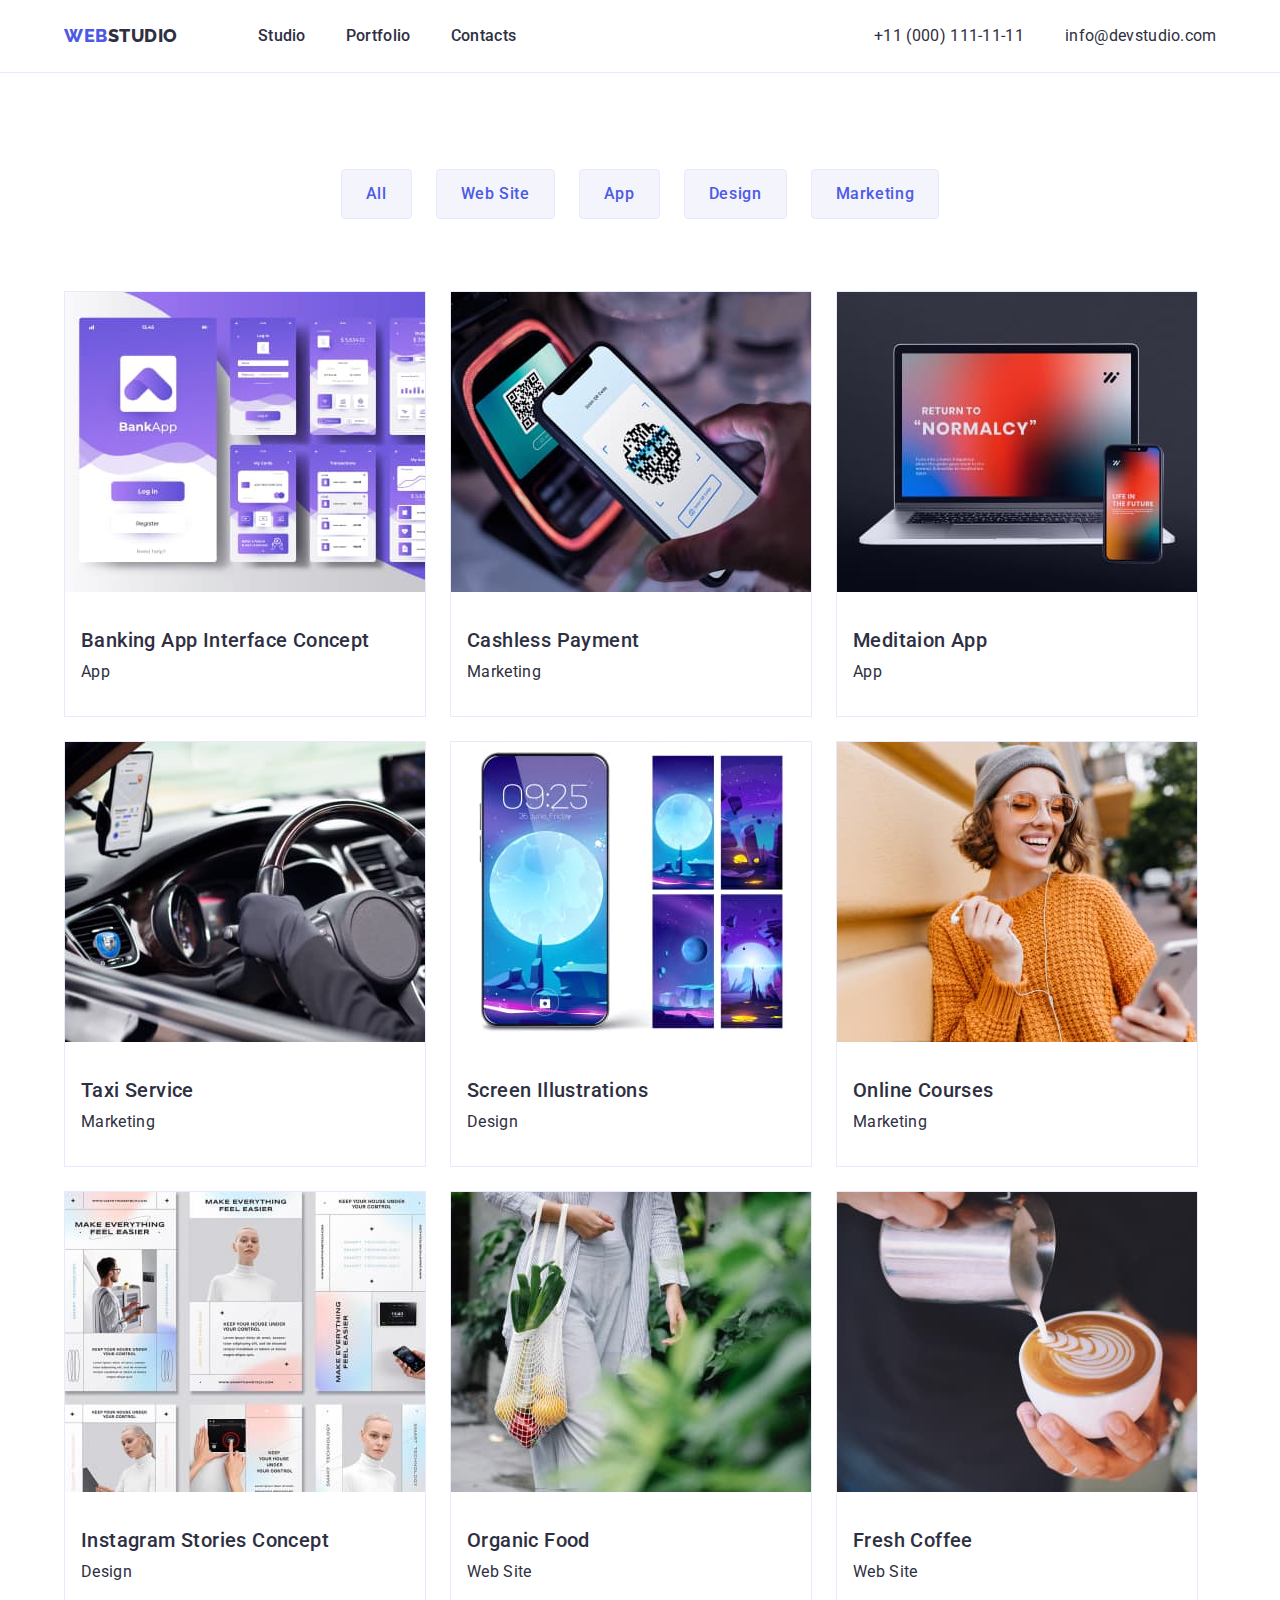
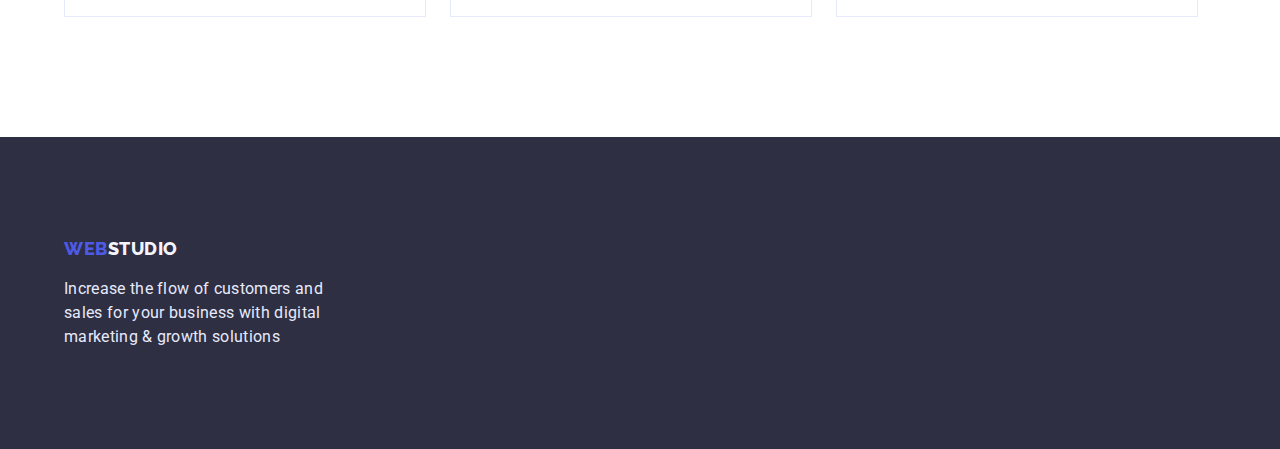
<file: portfolio.html>
<!DOCTYPE html>
<html lang="en">
  <head>
    <link rel="preconnect" href="https://fonts.googleapis.com" />
    <link rel="preconnect" href="https://fonts.gstatic.com" crossorigin />
    <link
      href="https://fonts.googleapis.com/css2?family=Raleway:wght@800&family=Roboto:wght@400;500;700;900&display=swap"
      rel="stylesheet"
    />
    <link rel="stylesheet" href="./css/styles.css" />
    <meta charset="UTF-8" />
    <meta http-equiv="X-UA-Compatible" content="IE=edge" />
    <meta name="viewport" content="width=device-width, initial-scale=1.0" />
    <title>Portrfolio</title>
  </head>
  <body class="portfolio-body">
    <!-- хэдер -->

    <header class="header">
      <div class="container flex">
        <a href="./index.html" class="logo link">
          web <span class="logo-studio">studio</span></a
        >
        <nav>
          <ul class="header-nav list">
            <li class="pb"><a class="header-nav link" href="./index.html">Studio</a></li>
            <li class="pb">
              <a class="header-nav link" href="./portfolio.html">Portfolio</a>
            </li>
            <li class="pb"><a class="header-nav link" href="#">Contacts</a></li>
          </ul>
        </nav>
        <ul class="contact">
          <a class="header-contacts link" href="tel:+110001111111"
            >+11 (000) 111-11-11</a
          >
          <a class="header-contacts link" href="mailto:info@devstudio.com"
            >info@devstudio.com</a
          >
        </ul>
      </div>
    </header>
    <main>
      <!-- главная страница -->
      <!-- список кнопок -->
      <section class="portfolio">
        <div class="container">
        <h2 class="visually-hidden">Filters</h2>
        <ul class="button list">
          <li class="filter">
            <button class="port" type="button">All</button>
          </li>
          <li class="filter">
            <button class="port" type="button">Web Site</button>
          </li>
          <li class="filter">
            <button class="port" type="button">App</button>
          </li>
          <li class="filter">
            <button class="port" type="button">Design</button>
          </li>
          <li class="filter">
            <button class="port" type="button">Marketing</button>
          </li>
        </ul>
        <!-- сетка фоток -->


        <h2 class="visually-hidden">Projekts</h2>
        <ul class="picture list">
          <li class="picture-item">
            <img
              class="picture-img"
              src="./imeges/img8.jpg"
              alt="banking"
              width="360"
              height="300"
            />
            <div class="foto-text">
            <h3 class="picture-title">Banking App Interface Concept</h3>
            <p class="picture-text">App</p>
          </div>
          </li>
          <li class="picture-item">
            <img
              class="picture-img"
              src="./imeges/img9.jpg"
              alt="payment"
              width="360"
              height="300"
            />
            <div class="foto-text">
            <h3 class="picture-title">Cashless Payment</h3>
            <p class="picture-text">Marketing</p>
          </div>
          </li>
          <li class="picture-item">
            <img
              class="picture-img"
              src="./imeges/img10.jpg"
              alt="app"
              width="360"
              height="300"
            />
            <div class="foto-text">
            <h3 class="picture-title">Meditaion App</h3>
            <p class="picture-text">App</p>
          </div>
          </li>
          <li class="picture-item">
            <img
              class="picture-img"
              src="./imeges/img11.jpg"
              alt="taxi service"
              width="360"
              height="300"
            />
            <div class="foto-text">
            <h3 class="picture-title">Taxi Service</h3>
            <p class="picture-text">Marketing</p>
          </div>
          </li>
          <li class="picture-item">
            <img
              class="picture-img"
              src="./imeges/img12.jpg"
              alt="screens"
              width="360"
              height="300"
            />
            <div class="foto-text">
            <h3 class="picture-title">Screen Illustrations</h3>
            <p class="picture-text">Design</p>
          </div>
          </li>
          <li class="picture-item">
            <img
              class="picture-img"
              src="./imeges/img13.jpg"
              alt="girl"
              width="360"
              height="300"
            />
            <div class="foto-text">
            <h3 class="picture-title">Online Courses</h3>
            <p class="picture-text">Marketing</p>
          </div>
          </li>
          <li class="picture-item">
            <img
              class="picture-img"
              src="./imeges/img14.jpg"
              alt="blondi girl"
              width="360"
              height="300"
            />
            <div class="foto-text">
            <h3 class="picture-title">Instagram Stories Concept</h3>
            <p class="picture-text">Design</p>
          </div>
          </li>
          <li class="picture-item">
            <img
              class="picture-img"
              src="./imeges/img15.jpg"
              alt="food"
              width="360"
              height="300"
            />
            <div class="foto-text">
            <h3 class="picture-title">Organic Food</h3>
            <p class="picture-text">Web Site</p>
          </div>
          </li>
          <li class="picture-item">
            <img
              class="picture-img"
              src="./imeges/img16.jpg"
              alt="coffee"
              width="360"
              height="300"
            />
            <div class="foto-text">
            <h3 class="picture-title">Fresh Coffee</h3>
            <p class="picture-text">Web Site</p>
          </div>
          </li>
        </ul>
      </div>
      </section>
    </main>

    <!-- футер -->
    <footer class="footer">
      <div class="container">
      <a href="./index.html" class="logo link">
        web <span class="logo-studio-hd link">studio</span></a
      >
      <p class="footer-text">
        Increase the flow of customers and sales for your business with digital
        marketing & growth solutions
      </p>
    </div>
    </footer>
  </body>
</html>
</file>
<file: css/styles.css>
:root {
  --first-list-color: rgba(46, 47, 66, 1);
  --sercond-list-colo: rgba(67, 68, 85, 1);
  --header-hover-color: #4d5ae5;
  --typical-lh: 1.5;
}

body {
  background-color: rgba(255, 255, 255, 1);
  font-family: "Roboto", sans-serif;
  color: var(--first-list-color);
  margin: 0;
}
.container {
  margin: 0 auto;
  width: 1152px;
  padding: 0 12px;
}
.flex {
  display: flex;
}

a {
  text-decoration: none;

}

.link {
  text-decoration: none;
}
.list {
  list-style: none;
}
/* хэдер */
.logo-studio {
 
  font-family: "Raleway";
  font-weight: 800;
  font-size: 18px;
  line-height: 1.3;

  letter-spacing: 0.03em;
  text-transform: uppercase;
  color: var(--first-list-color);
}
.logo {

  font-family: "Raleway";
  font-style: normal;
  font-weight: 800;
  font-size: 18px;
  line-height: 1.33;
  display: flex;
  align-items: center;
  letter-spacing: 0.03em;
  text-transform: uppercase;
  color: var(--header-hover-color);
}

.header-nav{
  font-weight: 500;
  font-size: 16px;
  line-height: var(--typical-lh);
  letter-spacing: 0.02em;
  color: var(--first-list-color);
  display: flex;
  padding-left: 40px;
  margin-top: 0px;
  margin-bottom: 0px;
 
}

.header-nav.link:hover,
.header-nav.link:focus {
  color: var(--header-hover-color);
}

.pb{
  padding-top: 24px;
  padding-bottom: 24px;
}

.header{
  border-bottom: 1px solid #E7E9FC;
}



.contact {
  display: flex;
  flex-direction: row;
  gap: 40px;
  margin-left: auto;
  padding-top: 24px;
  padding-bottom: 24px;
  margin-top: 0px;
  margin-bottom: 0px;
}

.header-contacts {
  width: 151px;
  height: 24px;
  left: 1133px;
  top: 24px;
  font-size: 16px;
  line-height: var(--typical-lh);
  letter-spacing: 0.02em;
  color: var(--second-list-color);
}
.header-contacts.link:hover,
.header-contacts.link:focus {
  color: var(--header-hover-color);
}
/* первая секция */
.section {
  background-color: #2e2f42;
  padding-bottom: 188px;
  padding-top: 188px;
}

.section-title {
  font-weight: 700;
  font-size: 56px;
  line-height: 1.07;

  text-align: center;
  letter-spacing: 0.02em;
  color: #ffffff;
  margin: 0;

  margin-bottom: 64px;
}
.oder:hover,
.oder:focus {
  background: #404bbf;
}
.oder {
  font-family: inherit;
  font-style: normal;
  font-weight: 600;
  font-size: 16px;
  line-height: 1.18;
  cursor: pointer;
  margin: auto;
  letter-spacing: 0.04em;
  background-color: var(--header-hover-color);
  color: #ffffff;

  padding: 16px 32px;
  border: 1px solid transparent;
  border-radius: 4px;
  text-align: center;
}
/* вторая секция */
.tools {
  padding-top: 120px;
  padding-bottom: 120px;
}
.tools-list {
  display: flex;
  gap: 24px;
  margin: 0;
  padding-left: 0;
}
.tools-item {
}
.tools-title {
  width: 264px;
  height: 24px;
  font-weight: 500;
  font-size: 20px;
  line-height: 1.2;
  letter-spacing: 0.02em;
  color: var(--first-list-color);
  margin-bottom: 8px;
  text-align: left;
  margin-top: 0px;
}
.tools-text {
  font-size: 16px;
  line-height: 1.5;
  letter-spacing: 0.02em;
  margin: 0;
}
/* третяя секция */

.doing-img-title {
  font-weight: 600;
  font-size: 36px;
  line-height: 1.11;
  text-align: center;
  letter-spacing: 0.02em;
  text-transform: capitalize;
  color: var(--first-list-color);
  margin-top: 0px;
  margin-bottom: 74px;
}
.doing-img .list {
  gap: 24px;
  display: flex;
  text-align: center;
  padding-left: 0;
  margin-top: 0;
  margin-bottom: 0;
  padding-bottom: 0px;
}
.doing-img {
  padding-bottom: 120px;
}

/* четвертая секция */
.team {
  background-color: rgba(244, 244, 253, 1);
  padding-bottom: 120px;
  padding-top: 120px;
}
.team-lt.flex {
padding-left: 0;
margin-top: 0;
margin-bottom: 0;
  flex-direction: row;
    align-items: flex-start;
    gap: 24px;
    padding-top: 72px;

justify-content: center;
}

.team-foto {

  border-radius: 0px 0px 4px 4px;
  display: block;
  width: 264px;
}

.mit{
  padding-top: 32px;
  padding-bottom: 32px;

}

.team-item {
  background: #ffffff;
}

.team-title {
  font-weight: 600;
  font-size: 36px;
  line-height: 1.11;
  text-align: center;
  letter-spacing: 0.02em;
  text-transform: capitalize;
  color: var(--first-list-color);
  margin-bottom: 0px;
  margin-top: 0px;
}
.team-title-nm {
  font-weight: 500;
  font-size: 20px;
  line-height: 1.2;
  letter-spacing: 0.02em;
  color: var(--first-list-color);
  margin-top: 0;
  text-align: center;
  margin-bottom: 8px;
}
.team-job {
  font-size: 16px;
  line-height: var(--typical-lh);
  letter-spacing: 0.02em;
  margin-top: 0;
  text-align: center;
  margin-bottom: 0px;
 
}
/* футер */

.footer {
  background-color: rgba(46, 47, 66, 1);
  padding: 100px 0;
  width: 1152p
}

.logo-studio-hd {
  width: 71px;
  height: 24px;
  font-family: "Raleway";
  font-weight: 800;
  font-size: 18px;
  line-height: 1.3;
  display: flex;
  align-items: center;
  letter-spacing: 0.03em;
  text-transform: uppercase;
  color: rgba(244, 244, 253, 1);
}
.footer-text {
  width: 264px;
  font-size: 16px;
  line-height: var(--typical-lh);
  letter-spacing: 0.02em;
  color: rgba(231, 233, 252, 1);
  margin: 0;
  padding-top: 16px;
}

/* портфолио */
/* главная страница */
.portfolio{
  padding-top: 96px;
    padding-bottom: 120px
}
.button{
  display: flex;
  justify-content: center;
  margin: 0px;
  align-items: center;
  gap: 24px;
  padding-left: 0;
  margin-bottom: 72px;

}

.port:hover,
.port:focus {
  background: var(--header-hover-color);
  box-shadow: 0px 4px 4px rgba(0, 0, 0, 0.15);
  border-radius: 4px;
  cursor: pointer;
  align-items: center;
  letter-spacing: 0.04em;
  color: #ffffff;
}
.port {
  font-family: inherit;
  font-weight: 500;
  font-size: 16px;
  line-height: var(--typical-lh);
  background-color: #f4f4fd;
  display: flex;
  align-items: center;
  text-align: center;
  letter-spacing: 0.04em;
  color: var(--header-hover-color);
  border: 1px solid #E7E9FC;
  border-radius: 4px;
padding: 12px 24px;

}
.picture{
  display: flex;
  flex-wrap: wrap;
  gap: 24px;
 padding-left: 0;
 margin-bottom: 0px;
 margin-top: 0px;

}
.picture-item{
  background: #FFFFFF;
  border:1px solid #E7E9FC;
}
.foto-text{
  padding-top: 32px;
  padding-bottom: 32px;
  padding-right: 54px;
  padding-left: 16px;
}

.picture-title {
  font-weight: 500;
  font-size: 20px;
  line-height: 0, 83;
  letter-spacing: 0.02em;
  color: var(--first-list-color);
margin-top: 0px;


margin-bottom: 8px;

}
.picture-text {
  font-size: 16px;
  line-height: var(--typical-lh);
  letter-spacing: 0.02em;
  color: var(--sercond-list-color);

 
  margin-bottom: 0px;
  margin-top: 0px;

 
}

.visually-hidden {
  position: absolute;
  width: 1px;
  height: 1px;
  margin: -1px;
  border: 0;
  padding: 0;
  white-space: nowrap;
  clip-path: inset(100%);
  clip: rect(0 0 0 0);
  overflow: hidden;
}
</file>
